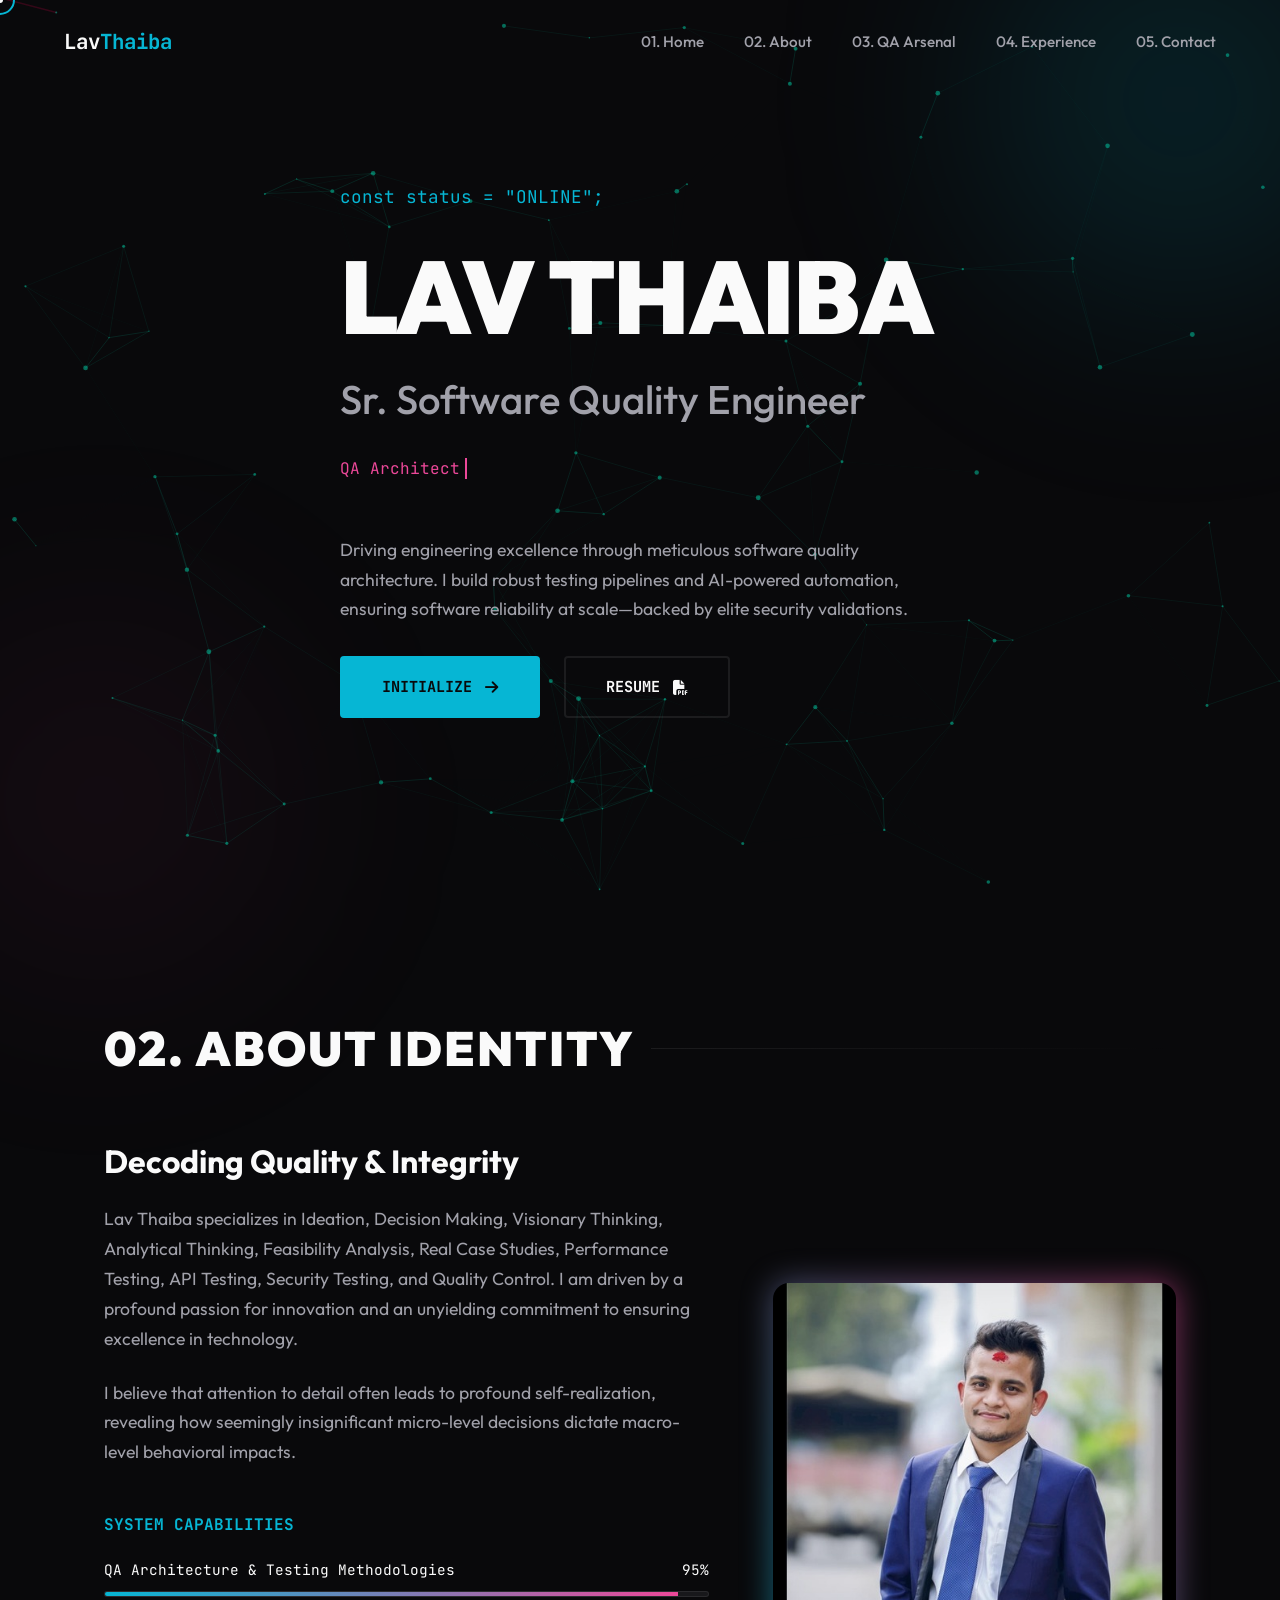
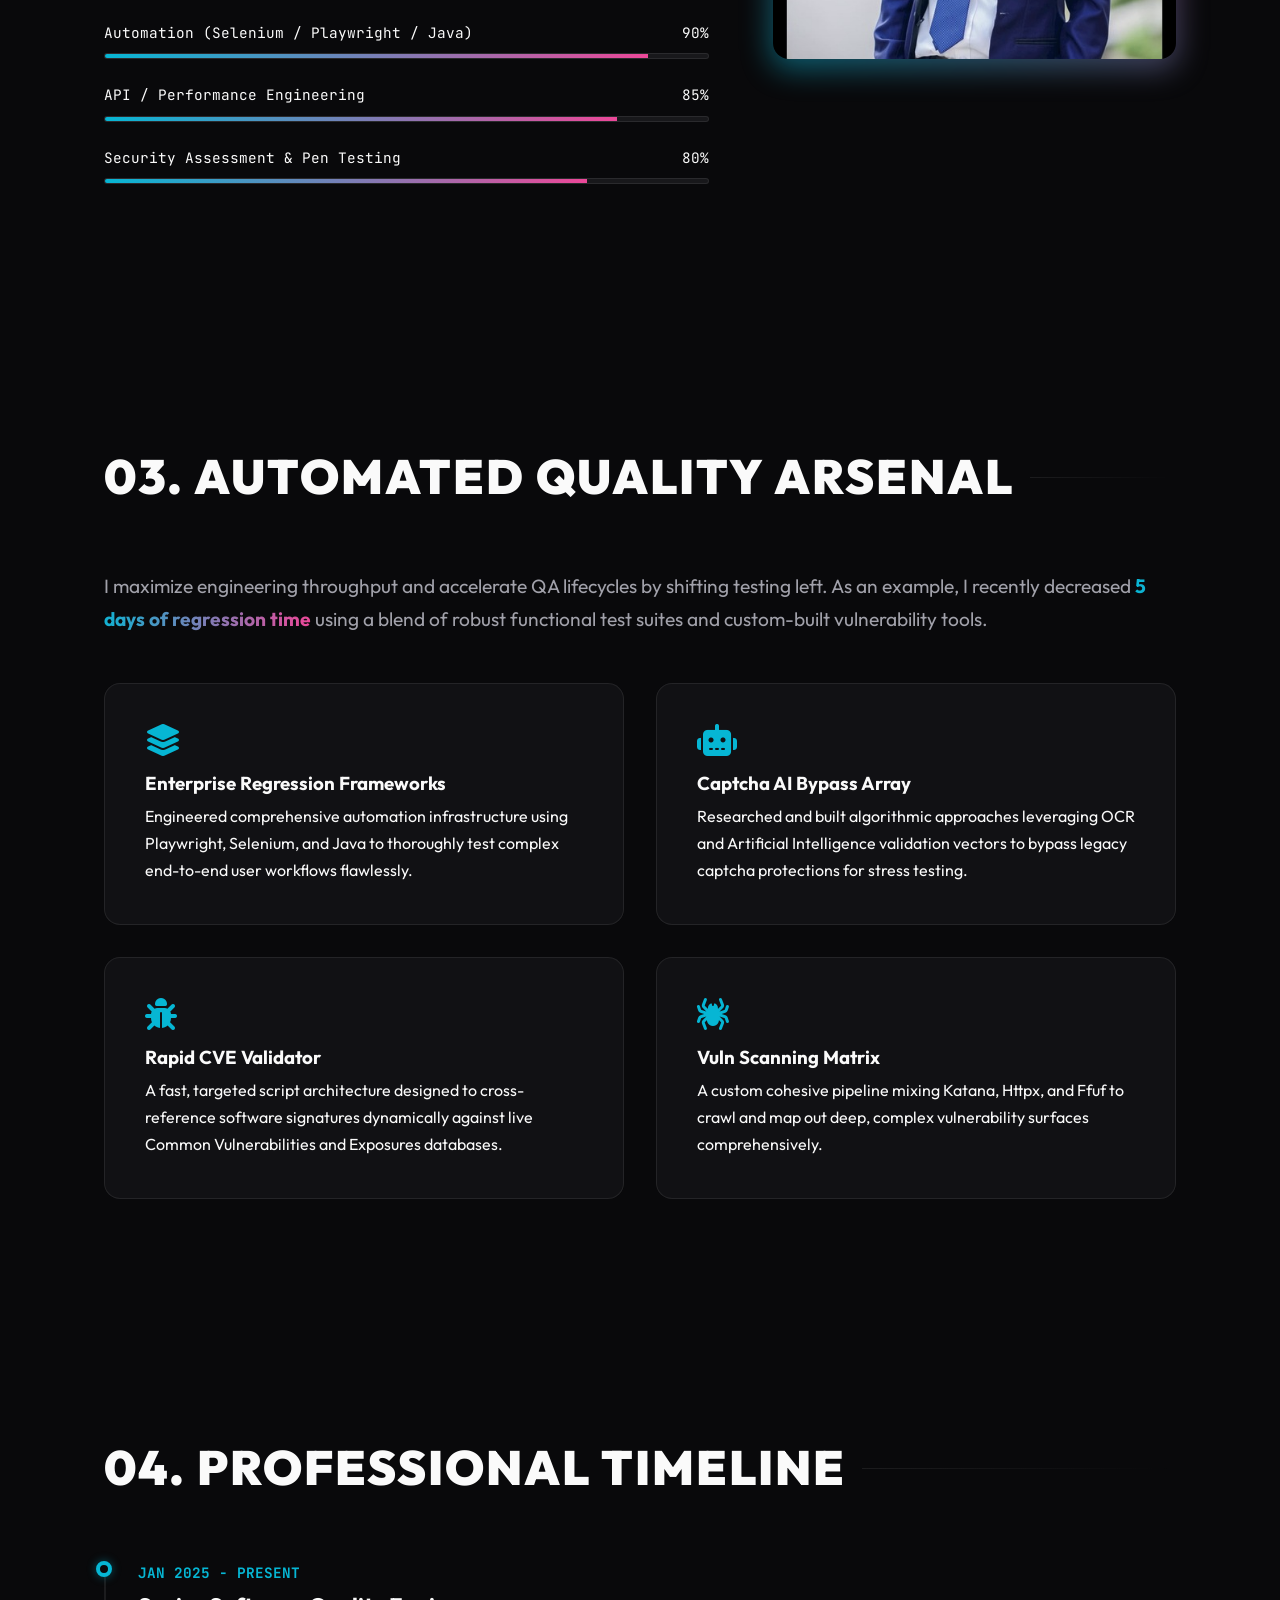
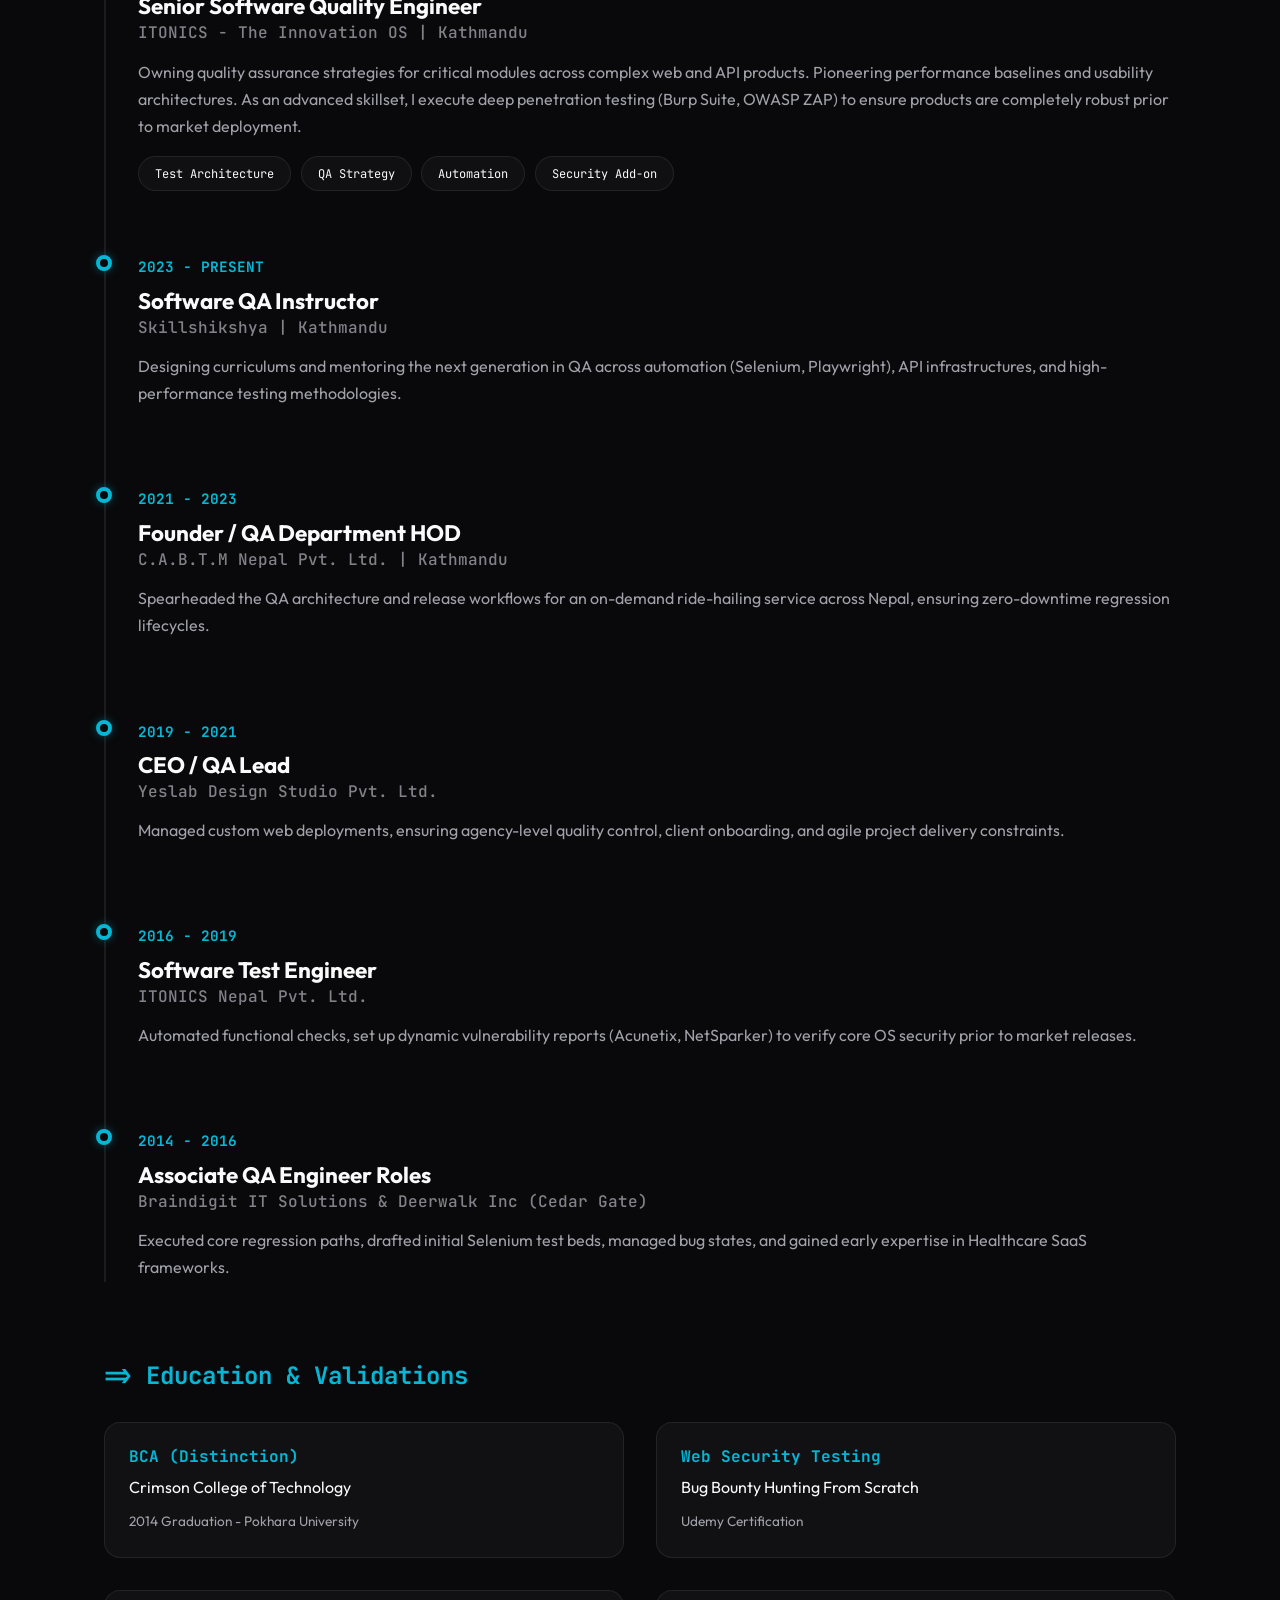
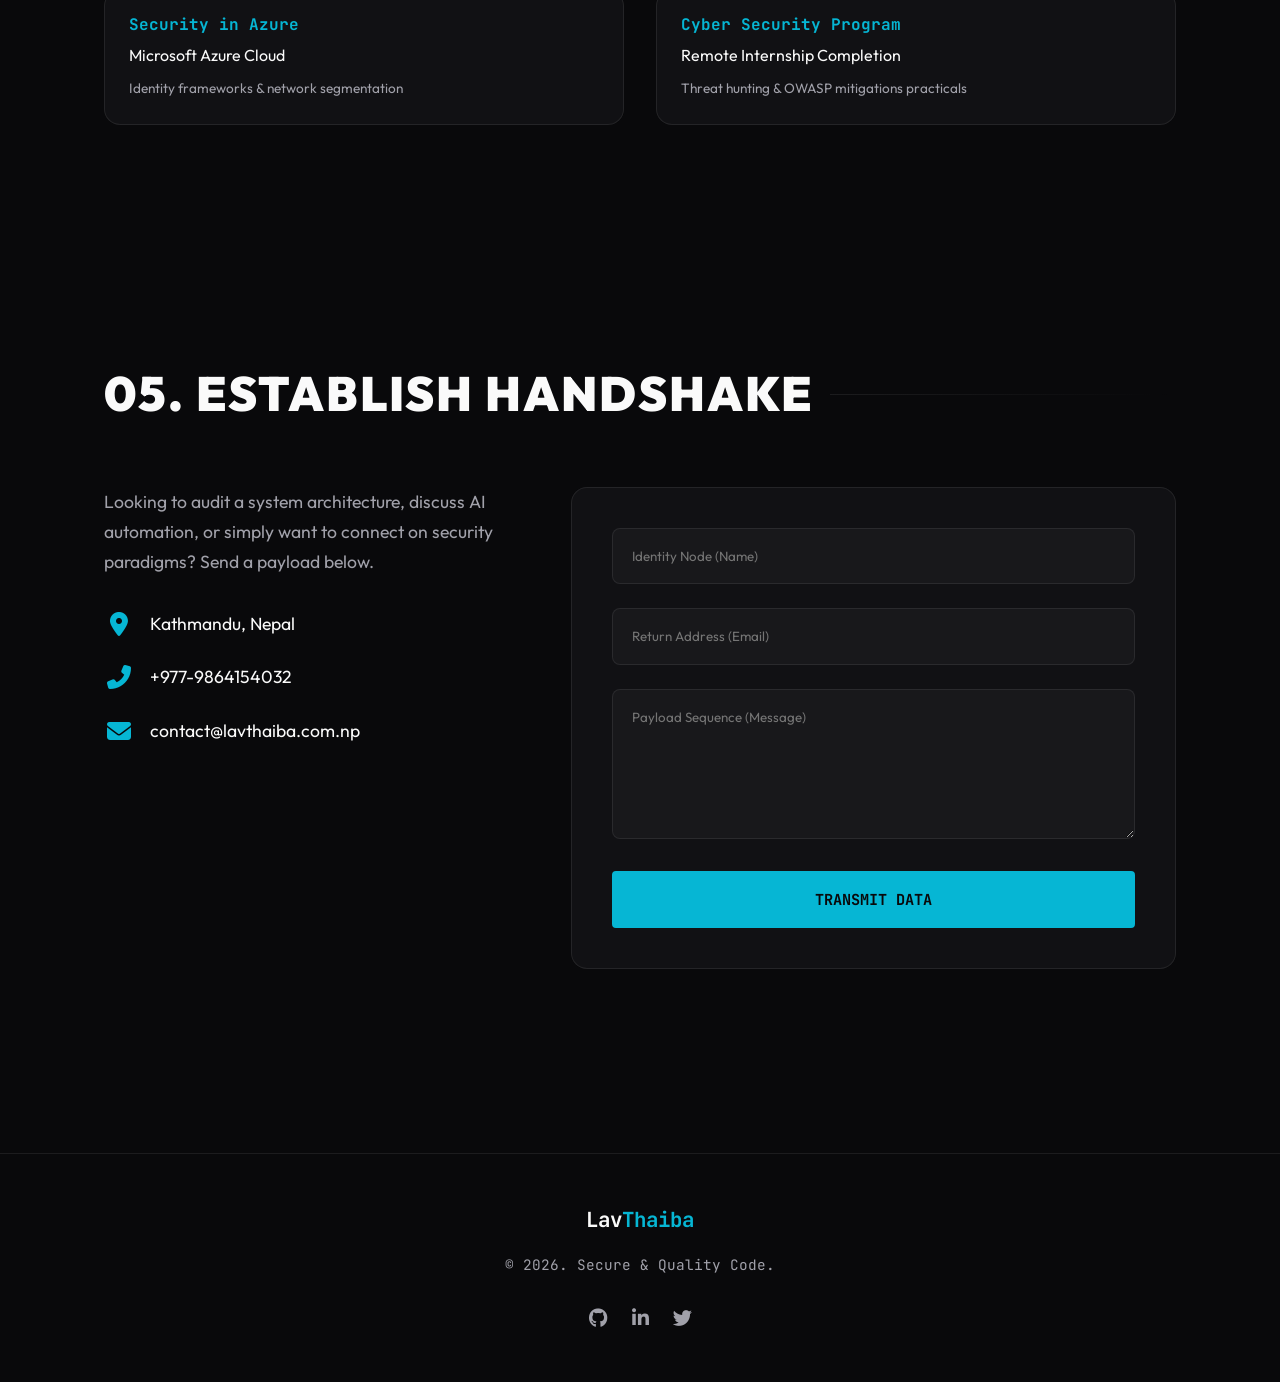
<file: index.html>
<!DOCTYPE html>
<html lang="en">

<head>
	<meta charset="UTF-8">
	<meta name="viewport" content="width=device-width, initial-scale=1.0">
	<meta http-equiv="X-UA-Compatible" content="IE=edge">

	<!-- Primary Meta Tags -->
	<title>Lav Thaiba | Sr. Software Quality Engineer | Automation Expert</title>
	<meta name="title" content="Lav Thaiba | Sr. Software Quality Engineer | Automation Expert">
	<meta name="description"
		content="Lav Thaiba's professional online portfolio showcasing 8+ years of experience in Software QA, AI-powered automation, architecture, and advanced security testing methodologies.">
	<meta name="keywords"
		content="Lav Thaiba, portfolio, Software QA, Senior QA Engineer, Test Automation, Playwright, Selenium, Security Testing, API Testing, CV">
	<meta name="author" content="Lav Thaiba">

	<!-- Open Graph / Facebook -->
	<meta property="og:type" content="website">
	<meta property="og:url" content="https://lavthaiba.com.np/">
	<meta property="og:title" content="Lav Thaiba | Sr. Software Quality Engineer">
	<meta property="og:description"
		content="Explore Lav Thaiba's portfolio: Innovating software quality, automated penetration testing, and reducing security regression constraints.">
	<meta property="og:image" content="https://lavthaiba.com.np/assets/images/about/lt-home.jpg">

	<!-- Twitter -->
	<meta property="twitter:card" content="summary_large_image">
	<meta property="twitter:url" content="https://lavthaiba.com.np/">
	<meta property="twitter:title" content="Lav Thaiba | Sr. Software Quality Engineer">
	<meta property="twitter:description"
		content="Explore Lav Thaiba's portfolio: Innovating software quality, automated penetration testing, and reducing security regression constraints.">
	<meta property="twitter:image" content="https://lavthaiba.com.np/assets/images/about/lt-home.jpg">

	<!-- Google Tag Manager -->
	<script>(function (w, d, s, l, i) {
			w[l] = w[l] || []; w[l].push({
				'gtm.start':
					new Date().getTime(), event: 'gtm.js'
			}); var f = d.getElementsByTagName(s)[0],
				j = d.createElement(s), dl = l != 'dataLayer' ? '&l=' + l : ''; j.async = true; j.src =
					'https://www.googletagmanager.com/gtm.js?id=' + i + dl; f.parentNode.insertBefore(j, f);
		})(window, document, 'script', 'dataLayer', 'GTM-WFBPQ69S');</script>
	<!-- End Google Tag Manager -->

	<!-- FontAwesome -->
	<link rel="stylesheet" href="https://cdnjs.cloudflare.com/ajax/libs/font-awesome/6.4.0/css/all.min.css">
	<link rel="stylesheet" href="assets/css/modern.css">
	<link rel="shortcut icon" type="image/icon" href="assets/logo/favicon.png" />
</head>

<body>

	<!-- Globals -->
	<div class="cursor"></div>
	<div class="cursor-dot"></div>
	<div class="bg-glow"></div>
	<div class="bg-glow-2"></div>
	<canvas id="glcanvas"></canvas>

	<nav>
		<div class="logo">Lav<span>Thaiba</span></div>
		<ul class="nav-links">
			<li><a href="#hero">01. Home</a></li>
			<li><a href="#about">02. About</a></li>
			<li><a href="#arsenal">03. QA Arsenal</a></li>
			<li><a href="#experience">04. Experience</a></li>
			<li><a href="#contact">05. Contact</a></li>
		</ul>
	</nav>

	<section id="hero">
		<div class="container">
			<div class="hero-content slide-in-left">
				<span class="hero-mono">const status = "ONLINE";</span>
				<h1>LAV THAIBA</h1>
				<h2 class="hero-subtitle">Sr. Software Quality Engineer</h2>
				<div class="typewriter-wrapper">
					<span class="typewriter"></span>
				</div>
				<p style="color: var(--text-muted); margin: 2rem 0; max-width: 600px; font-size: 1.1rem;">
					Driving engineering excellence through meticulous software quality architecture. I build robust
					testing pipelines and AI-powered automation, ensuring software reliability at scale—backed by elite
					security validations.
				</p>
				<div style="display: flex; gap: 1.5rem; margin-top: 2rem;">
					<a href="#about" class="btn">INITIALIZE <i class="fas fa-arrow-right"></i></a>
					<a href="assets/download/resume.pdf" target="_blank" class="btn btn-outline">RESUME <i
							class="fas fa-file-pdf"></i></a>
				</div>
			</div>
		</div>
	</section>

	<section id="about">
		<div class="container">
			<h2 class="section-title fade-in">02. About Identity</h2>
			<div class="about-grid">
				<div class="fade-in">
					<h3 style="font-size: 2rem; margin-bottom: 1.5rem;">Decoding Quality & Integrity</h3>
					<p style="color: var(--text-muted); margin-bottom: 1.5rem; font-size: 1.1rem;">
						Lav Thaiba specializes in Ideation, Decision Making, Visionary Thinking, Analytical Thinking,
						Feasibility Analysis, Real Case Studies, Performance Testing, API Testing, Security Testing, and
						Quality Control. I am driven by a profound passion for innovation and an unyielding commitment
						to ensuring excellence in technology.
					</p>
					<p style="color: var(--text-muted); margin-bottom: 3rem; font-size: 1.1rem;">
						I believe that attention to detail often leads to profound self-realization, revealing how
						seemingly insignificant micro-level decisions dictate macro-level behavioral impacts.
					</p>

					<h4 style="font-family: var(--font-mono); margin-bottom: 1.5rem; color: var(--accent);">SYSTEM
						CAPABILITIES</h4>
					<div class="skills-wrapper">
						<div class="skill-item">
							<div class="skill-info"><span>QA Architecture & Testing Methodologies</span><span>95%</span>
							</div>
							<div class="progress-bg">
								<div class="progress-fill" data-perc="95%"></div>
							</div>
						</div>
						<div class="skill-item">
							<div class="skill-info"><span>Automation (Selenium / Playwright /
									Java)</span><span>90%</span>
							</div>
							<div class="progress-bg">
								<div class="progress-fill" data-perc="90%"></div>
							</div>
						</div>
						<div class="skill-item">
							<div class="skill-info"><span>API / Performance Engineering</span><span>85%</span>
							</div>
							<div class="progress-bg">
								<div class="progress-fill" data-perc="85%"></div>
							</div>
						</div>
						<div class="skill-item">
							<div class="skill-info"><span>Security Assessment & Pen Testing</span><span>80%</span></div>
							<div class="progress-bg">
								<div class="progress-fill" data-perc="80%"></div>
							</div>
						</div>
					</div>
				</div>
				<div class="fade-in">
					<div class="about-img">
						<img src="assets/images/about/profile_image.jpeg"
							onerror="this.src='https://avatars.githubusercontent.com/u/23307616?v=4'" alt="Lav Thaiba">
					</div>
				</div>
			</div>
		</div>
	</section>

	<section id="arsenal">
		<div class="container">
			<h2 class="section-title fade-in">03. Automated Quality Arsenal</h2>
			<div style="margin-bottom: 3rem;" class="fade-in">
				<p style="font-size: 1.2rem; color: var(--text-muted);">
					I maximize engineering throughput and accelerate QA lifecycles by shifting testing left. As an
					example, I recently decreased <strong class="highlight">5 days of regression time</strong> using a
					blend of robust functional test suites and custom-built vulnerability tools.
				</p>
			</div>
			<div class="ed-certs mt-4">
				<div class="card fade-in">
					<i class="fas fa-layer-group"
						style="font-size: 2rem; color: var(--accent); margin-bottom: 1rem;"></i>
					<h3 style="margin-bottom: 0.5rem;">Enterprise Regression Frameworks</h3>
					<p>Engineered comprehensive automation infrastructure using Playwright, Selenium, and Java to
						thoroughly test complex end-to-end user workflows flawlessly.</p>
				</div>
				<div class="card fade-in">
					<i class="fas fa-robot" style="font-size: 2rem; color: var(--accent); margin-bottom: 1rem;"></i>
					<h3 style="margin-bottom: 0.5rem;">Captcha AI Bypass Array</h3>
					<p>Researched and built algorithmic approaches leveraging OCR and Artificial Intelligence validation
						vectors to bypass legacy captcha protections for stress testing.</p>
				</div>
				<div class="card fade-in">
					<i class="fas fa-bug" style="font-size: 2rem; color: var(--accent); margin-bottom: 1rem;"></i>
					<h3 style="margin-bottom: 0.5rem;">Rapid CVE Validator</h3>
					<p>A fast, targeted script architecture designed to cross-reference software signatures dynamically
						against live Common Vulnerabilities and Exposures databases.</p>
				</div>
				<div class="card fade-in">
					<i class="fas fa-spider" style="font-size: 2rem; color: var(--accent); margin-bottom: 1rem;"></i>
					<h3 style="margin-bottom: 0.5rem;">Vuln Scanning Matrix</h3>
					<p>A custom cohesive pipeline mixing Katana, Httpx, and Ffuf to crawl and map out deep, complex
						vulnerability surfaces comprehensively.</p>
				</div>
			</div>
		</div>
	</section>

	<section id="experience">
		<div class="container">
			<h2 class="section-title fade-in">04. Professional Timeline</h2>
			<div class="timeline fade-in">
				<!-- ITONICS -->
				<div class="timeline-item">
					<div class="timeline-dot"></div>
					<div class="timeline-date">JAN 2025 - PRESENT</div>
					<h3 class="timeline-title">Senior Software Quality Engineer</h3>
					<h4 class="timeline-subtitle">ITONICS - The Innovation OS | Kathmandu</h4>
					<p class="timeline-desc">
						Owning quality assurance strategies for critical modules across complex web and API products.
						Pioneering performance baselines and usability architectures. As an advanced skillset, I execute
						deep penetration testing (Burp Suite, OWASP ZAP) to ensure products are completely robust prior
						to market deployment.
					</p>
					<div class="tech-stack">
						<span class="tech-pill">Test Architecture</span>
						<span class="tech-pill">QA Strategy</span>
						<span class="tech-pill">Automation</span>
						<span class="tech-pill">Security Add-on</span>
					</div>
				</div>

				<!-- Skillshikshya -->
				<div class="timeline-item">
					<div class="timeline-dot"></div>
					<div class="timeline-date">2023 - PRESENT</div>
					<h3 class="timeline-title">Software QA Instructor</h3>
					<h4 class="timeline-subtitle">Skillshikshya | Kathmandu</h4>
					<p class="timeline-desc">
						Designing curriculums and mentoring the next generation in QA across automation (Selenium,
						Playwright), API infrastructures, and high-performance testing methodologies.
					</p>
				</div>

				<!-- CABTM -->
				<div class="timeline-item">
					<div class="timeline-dot"></div>
					<div class="timeline-date">2021 - 2023</div>
					<h3 class="timeline-title">Founder / QA Department HOD</h3>
					<h4 class="timeline-subtitle">C.A.B.T.M Nepal Pvt. Ltd. | Kathmandu</h4>
					<p class="timeline-desc">
						Spearheaded the QA architecture and release workflows for an on-demand ride-hailing service
						across Nepal, ensuring zero-downtime regression lifecycles.
					</p>
				</div>

				<!-- Yeslab -->
				<div class="timeline-item">
					<div class="timeline-dot"></div>
					<div class="timeline-date">2019 - 2021</div>
					<h3 class="timeline-title">CEO / QA Lead</h3>
					<h4 class="timeline-subtitle">Yeslab Design Studio Pvt. Ltd.</h4>
					<p class="timeline-desc">Managed custom web deployments, ensuring agency-level quality control,
						client onboarding, and agile project delivery constraints.</p>
				</div>

				<!-- ITONICS Past -->
				<div class="timeline-item">
					<div class="timeline-dot"></div>
					<div class="timeline-date">2016 - 2019</div>
					<h3 class="timeline-title">Software Test Engineer</h3>
					<h4 class="timeline-subtitle">ITONICS Nepal Pvt. Ltd.</h4>
					<p class="timeline-desc">Automated functional checks, set up dynamic vulnerability reports
						(Acunetix, NetSparker) to verify core OS security prior to market releases.</p>
				</div>

				<!-- Braindigit & Deerwalk -->
				<div class="timeline-item">
					<div class="timeline-dot"></div>
					<div class="timeline-date">2014 - 2016</div>
					<h3 class="timeline-title">Associate QA Engineer Roles</h3>
					<h4 class="timeline-subtitle">Braindigit IT Solutions & Deerwalk Inc (Cedar Gate)</h4>
					<p class="timeline-desc">Executed core regression paths, drafted initial Selenium test beds, managed
						bug states, and gained early expertise in Healthcare SaaS frameworks.</p>
				</div>
			</div>

			<!-- Ed & Certs -->
			<div style="margin-top: 5rem;" class="fade-in">
				<h3
					style="font-family: var(--font-mono); font-size: 1.5rem; margin-bottom: 2rem; color: var(--accent);">
					=> Education & Validations</h3>
				<div class="ed-certs">
					<div class="card" style="padding: 1.5rem;">
						<h4 style="font-weight: 700; color: var(--accent); font-family: var(--font-mono);">BCA
							(Distinction)</h4>
						<p style="color: var(--text-main); margin: 0.5rem 0;">Crimson College of Technology</p>
						<p style="font-size: 0.85rem; color: var(--text-muted);">2014 Graduation - Pokhara University
						</p>
					</div>
					<div class="card" style="padding: 1.5rem;">
						<h4 style="font-weight: 700; color: var(--accent); font-family: var(--font-mono);">Web Security
							Testing</h4>
						<p style="color: var(--text-main); margin: 0.5rem 0;">Bug Bounty Hunting From Scratch</p>
						<p style="font-size: 0.85rem; color: var(--text-muted);">Udemy Certification</p>
					</div>
					<div class="card" style="padding: 1.5rem;">
						<h4 style="font-weight: 700; color: var(--accent); font-family: var(--font-mono);">Security in
							Azure</h4>
						<p style="color: var(--text-main); margin: 0.5rem 0;">Microsoft Azure Cloud</p>
						<p style="font-size: 0.85rem; color: var(--text-muted);">Identity frameworks & network
							segmentation</p>
					</div>
					<div class="card" style="padding: 1.5rem;">
						<h4 style="font-weight: 700; color: var(--accent); font-family: var(--font-mono);">Cyber
							Security Program</h4>
						<p style="color: var(--text-main); margin: 0.5rem 0;">Remote Internship Completion</p>
						<p style="font-size: 0.85rem; color: var(--text-muted);">Threat hunting & OWASP mitigations
							practicals</p>
					</div>
				</div>
			</div>
		</div>
	</section>

	<section id="contact">
		<div class="container">
			<h2 class="section-title fade-in">05. Establish Handshake</h2>
			<div class="contact-grid">
				<div class="contact-info slide-in-left">
					<p style="color: var(--text-muted); font-size: 1.1rem; margin-bottom: 2rem;">
						Looking to audit a system architecture, discuss AI automation, or simply want to connect on
						security paradigms? Send a payload below.
					</p>
					<div><i class="fas fa-map-marker-alt"></i> Kathmandu, Nepal</div>
					<div><i class="fas fa-phone-alt"></i> +977-9864154032</div>
					<div><i class="fas fa-envelope"></i> contact@lavthaiba.com.np</div>
				</div>
				<div class="card slide-in-right">
					<form onsubmit="alert('Data Encrypted. Transmission successful.'); return false;">
						<div class="input-group">
							<input type="text" placeholder="Identity Node (Name)" required>
						</div>
						<div class="input-group">
							<input type="email" placeholder="Return Address (Email)" required>
						</div>
						<div class="input-group">
							<textarea placeholder="Payload Sequence (Message)" required></textarea>
						</div>
						<button type="submit" class="btn" style="width: 100%;">TRANSMIT DATA</button>
					</form>
				</div>
			</div>
		</div>
	</section>

	<footer style="padding: 3rem 0; text-align: center; border-top: 1px solid var(--border); margin-top: 4rem;">
		<div class="container">
			<div class="logo" style="margin-bottom: 1rem;">Lav<span>Thaiba</span></div>
			<p style="color: var(--text-muted); font-family: var(--font-mono); font-size: 0.9rem;">&copy; 2026. Secure &
				Quality Code.</p>
			<div style="display: flex; justify-content: center; gap: 1.5rem; margin-top: 1.5rem;">
				<a href="https://github.com/lavthaiba" target="_blank"
					style="color: var(--text-muted); font-size: 1.2rem; transition: color 0.3s;"
					onmouseover="this.style.color='var(--accent)'" onmouseout="this.style.color='var(--text-muted)'"><i
						class="fab fa-github"></i></a>
				<a href="https://www.linkedin.com/in/lavthaiba/" target="_blank"
					style="color: var(--text-muted); font-size: 1.2rem; transition: color 0.3s;"
					onmouseover="this.style.color='var(--accent)'" onmouseout="this.style.color='var(--text-muted)'"><i
						class="fab fa-linkedin-in"></i></a>
				<a href="https://twitter.com/lavthaiba" target="_blank"
					style="color: var(--text-muted); font-size: 1.2rem; transition: color 0.3s;"
					onmouseover="this.style.color='var(--accent)'" onmouseout="this.style.color='var(--text-muted)'"><i
						class="fab fa-twitter"></i></a>
			</div>
		</div>
	</footer>

	<script src="assets/js/modern.js"></script>
</body>

</html>
</file>
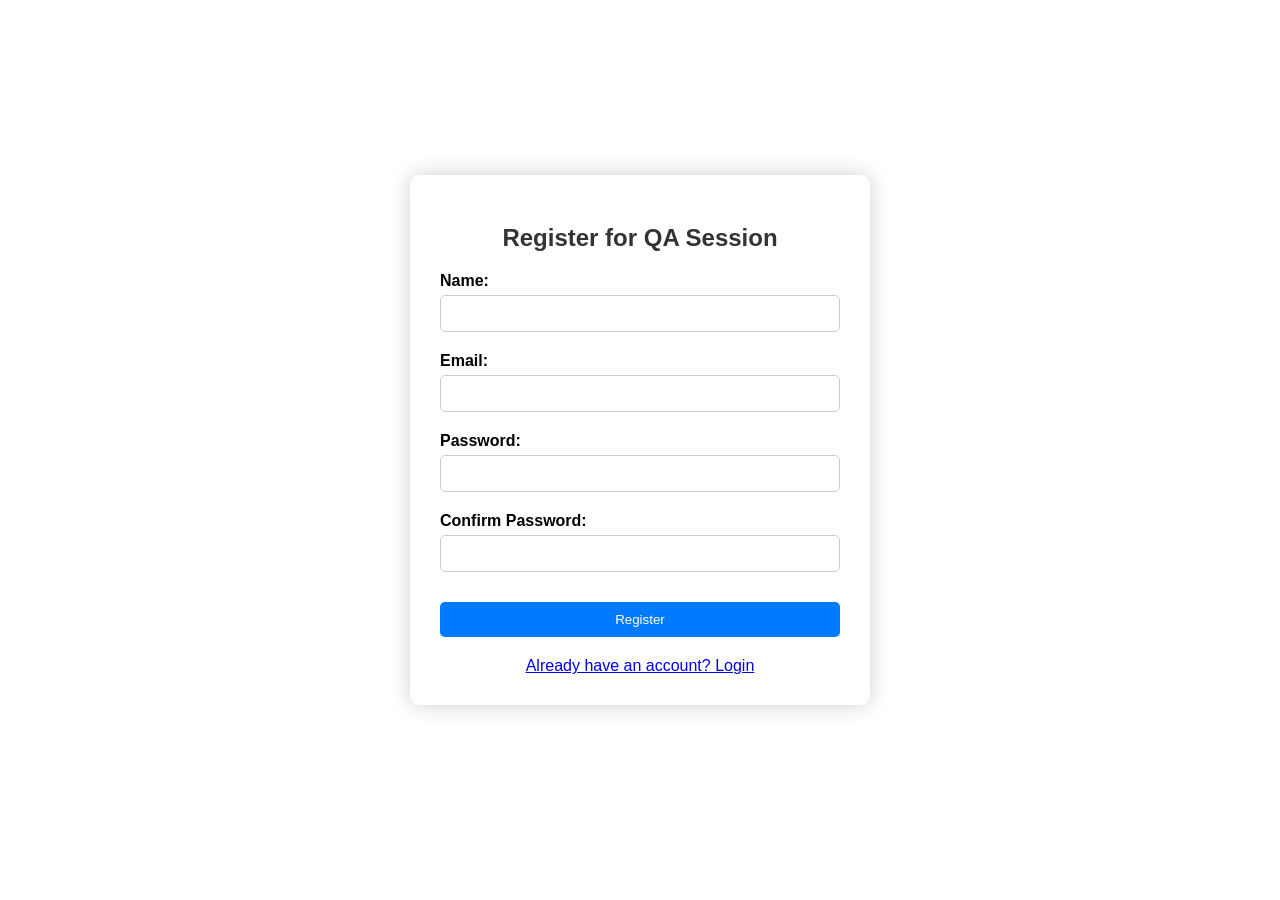
<file: FormExercise.html>
<!DOCTYPE html>
<html xmlns:mso="urn:schemas-microsoft-com:office:office" xmlns:msdt="uuid:C2F41010-65B3-11d1-A29F-00AA00C14882">
<head>
<meta charset="UTF-8">
<meta name="viewport" content="width=device-width, initial-scale=1.0">
<title>Form Exercise</title>
<link rel="stylesheet" href="https://cdnjs.cloudflare.com/ajax/libs/font-awesome/5.15.4/css/all.min.css">
<style>
    body {
        font-family: Arial, sans-serif;
        margin: 0;
        padding: 0;
        display: flex;
        justify-content: center;
        align-items: center;
        height: 100vh;
        background-image: url('https://p0.pikist.com/photos/479/527/background-gradation-geomatri-form-blue-the-formation-of-design-decor-decorative.jpg'); /* Replace this with your image URL */
        background-size: cover;
    }
    .container {
        width: 400px;
        background-color: rgba(255, 255, 255, 0.8);
        border-radius: 10px;
        padding: 30px;
        box-shadow: 0 0 20px rgba(0, 0, 0, 0.2);
        margin-bottom: 20px;
    }
    .container h2 {
        text-align: center;
        color: #333;
        margin-bottom: 20px;
    }
    .form-group {
        margin-bottom: 20px;
    }
    .form-group label {
        display: block;
        font-weight: bold;
        margin-bottom: 5px;
    }
    .form-group input {
        width: calc(100% - 22px);
        padding: 10px;
        border: 1px solid #ccc;
        border-radius: 5px;
    }
    .btn {
        width: 100%;
        padding: 10px 20px;
        background-color: #007bff;
        color: #fff;
        border: none;
        border-radius: 5px;
        cursor: pointer;
        margin-top: 10px;
    }
    .btn:hover {
        background-color: #0056b3;
    }
    .error {
        color: red;
        font-size: 0.8em;
        margin-top: 5px;
    }
    .success {
        color: green;
        font-size: 0.8em;
        margin-top: 10px;
        text-align: center;
        display: none;
    }
    #display-values {
        margin-top: 20px;
    }
    .login-link {
        text-align: center;
        margin-top: 20px;
    }
    .back-button {
        text-align: center;
        margin-bottom: 20px;
        margin-top: 30px;
    }
</style>

<!--[if gte mso 9]><xml>
<mso:CustomDocumentProperties>
<mso:display_urn_x003a_schemas-microsoft-com_x003a_office_x003a_office_x0023_SharedWithUsers msdt:dt="string">Quality Assurannce -01 Vrit Technologies Members</mso:display_urn_x003a_schemas-microsoft-com_x003a_office_x003a_office_x0023_SharedWithUsers>
<mso:SharedWithUsers msdt:dt="string">7;#Quality Assurannce -01 Vrit Technologies Members</mso:SharedWithUsers>
</mso:CustomDocumentProperties>
</xml><![endif]-->
</head>
<body>
<div class="container" id="register-container">
    <h2>Register for QA Session</h2>
    <form id="register-form">
        <div class="form-group">
            <label for="name">Name:</label>
            <input type="text" id="name" name="name" required>
        </div>
        <div class="form-group">
            <label for="email">Email:</label>
            <input type="text" id="email" name="email" required>
            <span id="email-error" class="error"></span>
        </div>
        <div class="form-group">
            <label for="password">Password:</label>
            <input type="password" id="password" name="password" required>
            <span id="password-error" class="error"></span>
        </div>
        <div class="form-group">
            <label for="confirm-password">Confirm Password:</label>
            <input type="password" id="confirm-password" name="confirm-password" required>
            <span id="password-match-error" class="error"></span>
        </div>
        <button type="button" class="btn" id="register-btn">Register</button>
    </form>
    <div id="success-message" class="success"></div>
    <div id="display-values"></div>
    <div class="login-link">
        <a href="#" id="login-link">Already have an account? Login</a>
    </div>
</div>

<div class="container" id="login-container" style="display:none;">
    <h2>Login</h2>
    <form id="login-form">
        <div class="form-group">
            <label for="login-email">Email:</label>
            <input type="text" id="login-email" name="login-email" required>
            <span id="login-email-error" class="error"></span>
        </div>
        <div class="form-group">
            <label for="login-password">Password:</label>
            <input type="password" id="login-password" name="login-password" required>
            <span id="login-password-error" class="error"></span>
        </div>
        <button type="button" class="btn" id="login-btn">Login</button>
    </form>
    <div id="login-success-message" class="success"></div>
    <div id="login-display-values"></div>
    <div class="back-button">
        <a href="#" id="back-to-register">Back to Register</a>
    </div>
</div>

<script>
    document.addEventListener('DOMContentLoaded', function() {
        var registeredEmail = localStorage.getItem('registeredEmail');
        if (registeredEmail) {
            document.getElementById('email').value = registeredEmail;
        }
    });

    document.getElementById('register-btn').addEventListener('click', function(event) {
        var name = document.getElementById('name').value;
        var email = document.getElementById('email').value;
        var password = document.getElementById('password').value;
        var confirmPassword = document.getElementById('confirm-password').value;
        var emailError = document.getElementById('email-error');
        var passwordError = document.getElementById('password-error');
        var passwordMatchError = document.getElementById('password-match-error');
        var container = document.querySelector('.container');
        var successMessage = document.getElementById('success-message');
        var displayValues = document.getElementById('display-values');

        emailError.textContent = '';
        passwordError.textContent = '';
        passwordMatchError.textContent = '';

        if (!/^[^\s@]+@[^\s@]+\.[^\s@]+$/.test(email)) {
            emailError.textContent = 'Please enter a valid email address';
            return;
        } else if (localStorage.getItem('registeredEmail') === email) {
            emailError.textContent = 'Email already registered';
            return;
        }

        if (password.length < 8) {
            passwordError.textContent = 'Password must be at least 8 characters long';
            return;
        }

        if (password !== confirmPassword) {
            passwordMatchError.textContent = 'Passwords do not match';
            return;
        }

        localStorage.setItem('registeredEmail', email);
        localStorage.setItem('registeredPassword', password);

        successMessage.textContent = 'Registration successful';
        successMessage.style.display = 'block';

        displayValues.innerHTML = '<p>Name: ' + name + '</p>' +
                                  '<p>Email: ' + email + '</p>' +
                                  '<p>Password: ' + password + '</p>';
        displayValues.style.display = 'block';

        document.getElementById('register-form').reset();
        document.getElementById('email').value = ''; // Clear email value

        setTimeout(function() {
            location.reload();
        }, 200000);
    });

    document.getElementById('login-link').addEventListener('click', function(event) {
        document.getElementById('login-container').style.display = 'block';
        document.getElementById('register-container').style.display = 'none';
    });

    document.getElementById('back-to-register').addEventListener('click', function(event) {
        document.getElementById('login-container').style.display = 'none';
        document.getElementById('register-container').style.display = 'block';
    });

    document.getElementById('login-btn').addEventListener('click', function(event) {
        var loginEmail = document.getElementById('login-email').value;
        var loginPassword = document.getElementById('login-password').value;
        var loginEmailError = document.getElementById('login-email-error');
        var loginPasswordError = document.getElementById('login-password-error');
        var loginContainer = document.getElementById('login-container');
        var loginSuccessMessage = document.getElementById('login-success-message');
        var loginDisplayValues = document.getElementById('login-display-values');

        loginEmailError.textContent = '';
        loginPasswordError.textContent = '';

        var registeredEmail = localStorage.getItem('registeredEmail');
        var registeredPassword = localStorage.getItem('registeredPassword');

        if (loginEmail !== registeredEmail) {
            loginEmailError.textContent = 'Email not registered';
            return;
        }

        if (loginPassword !== registeredPassword) {
            loginPasswordError.textContent = 'Incorrect password';
            return;
        }

        loginSuccessMessage.textContent = 'Login successful';
        loginSuccessMessage.style.display = 'block';

        loginDisplayValues.innerHTML = '<p>Email: ' + loginEmail + '</p>';
        loginDisplayValues.style.display = 'block';

        document.getElementById('login-form').reset();
        

        setTimeout(function() {
            location.reload();
        }, 200000);
    });
    
    window.onload = function() {
		document.getElementById('register-form').reset();
		document.getElementById('login-form').reset();
		document.getElementById('email').value = ''; // Clear email value
	};
</script>

</body>
</html>
</file>
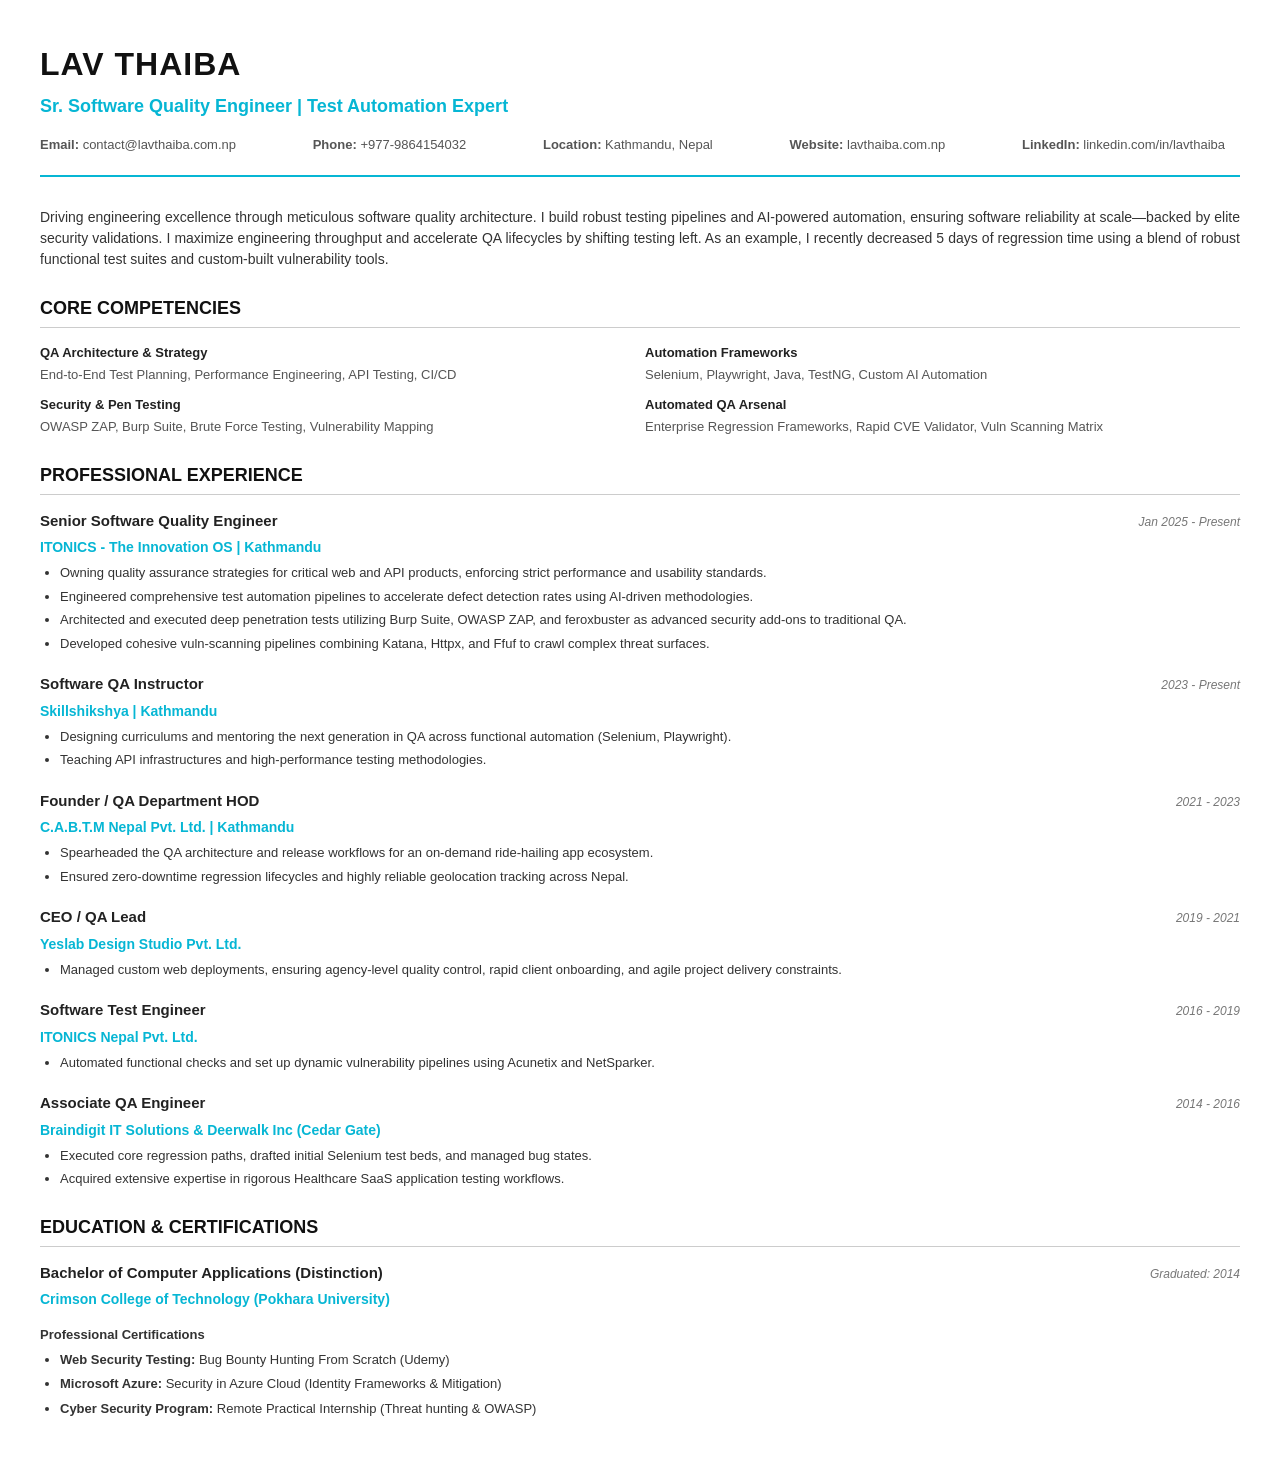
<file: resume.html>
<!DOCTYPE html>
<html lang="en">

<head>
    <meta charset="UTF-8">
    <title>Lav Thaiba - Resume</title>
    <style>
        body {
            font-family: 'Helvetica Neue', Helvetica, Arial, sans-serif;
            color: #333;
            line-height: 1.5;
            margin: 0;
            padding: 40px;
        }

        header {
            border-bottom: 2px solid #06b6d4;
            padding-bottom: 20px;
            margin-bottom: 30px;
        }

        h1 {
            font-size: 32px;
            margin: 0 0 5px 0;
            color: #111;
            letter-spacing: 1px;
            text-transform: uppercase;
        }

        .subtitle {
            font-size: 18px;
            color: #06b6d4;
            font-weight: bold;
            margin: 0 0 15px 0;
        }

        .contact-info {
            font-size: 13px;
            color: #555;
            display: flex;
            justify-content: space-between;
        }

        .contact-info span {
            padding-right: 15px;
        }

        h2 {
            font-size: 18px;
            color: #111;
            text-transform: uppercase;
            border-bottom: 1px solid #ccc;
            padding-bottom: 5px;
            margin-top: 25px;
            margin-bottom: 15px;
        }

        .summary {
            font-size: 14px;
            text-align: justify;
            margin-bottom: 20px;
        }

        .section-content {
            font-size: 13px;
        }

        .job {
            margin-bottom: 20px;
            page-break-inside: avoid;
        }

        .job-header {
            display: flex;
            justify-content: space-between;
            align-items: baseline;
            margin-bottom: 5px;
        }

        .job-title {
            font-size: 15px;
            font-weight: bold;
            color: #222;
        }

        .job-company {
            font-size: 14px;
            font-weight: bold;
            color: #06b6d4;
        }

        .job-date {
            font-size: 12px;
            font-style: italic;
            color: #777;
        }

        .job ul {
            margin: 5px 0 0 0;
            padding-left: 20px;
        }

        .job li {
            margin-bottom: 4px;
            text-align: justify;
        }

        .skills-grid {
            display: grid;
            grid-template-columns: 1fr 1fr;
            gap: 10px;
            margin-bottom: 10px;
        }

        .skill-item h4 {
            margin: 0 0 3px 0;
            font-size: 13px;
            color: #222;
        }

        .skill-item p {
            margin: 0;
            color: #555;
        }

        .cert-list {
            margin: 0;
            padding-left: 20px;
        }

        .cert-list li {
            margin-bottom: 5px;
        }

        .highlight-text {
            font-weight: bold;
            color: #06b6d4;
        }
    </style>
</head>

<body>

    <header>
        <h1>Lav Thaiba</h1>
        <div class="subtitle">Sr. Software Quality Engineer | Test Automation Expert</div>
        <div class="contact-info">
            <span><strong>Email:</strong> contact@lavthaiba.com.np</span>
            <span><strong>Phone:</strong> +977-9864154032</span>
            <span><strong>Location:</strong> Kathmandu, Nepal</span>
            <span><strong>Website:</strong> lavthaiba.com.np</span>
            <span><strong>LinkedIn:</strong> linkedin.com/in/lavthaiba</span>
        </div>
    </header>

    <div class="summary">
        Driving engineering excellence through meticulous software quality architecture. I build robust testing
        pipelines and AI-powered automation, ensuring software reliability at scale—backed by elite security
        validations. I maximize engineering throughput and accelerate QA lifecycles by shifting testing left. As an
        example, I recently decreased 5 days of regression time using a blend of robust functional test suites and
        custom-built vulnerability tools.
    </div>

    <h2>Core Competencies</h2>
    <div class="section-content skills-grid">
        <div class="skill-item">
            <h4>QA Architecture & Strategy</h4>
            <p>End-to-End Test Planning, Performance Engineering, API Testing, CI/CD</p>
        </div>
        <div class="skill-item">
            <h4>Automation Frameworks</h4>
            <p>Selenium, Playwright, Java, TestNG, Custom AI Automation</p>
        </div>
        <div class="skill-item">
            <h4>Security & Pen Testing</h4>
            <p>OWASP ZAP, Burp Suite, Brute Force Testing, Vulnerability Mapping</p>
        </div>
        <div class="skill-item">
            <h4>Automated QA Arsenal</h4>
            <p>Enterprise Regression Frameworks, Rapid CVE Validator, Vuln Scanning Matrix</p>
        </div>
    </div>

    <h2>Professional Experience</h2>
    <div class="section-content">

        <div class="job">
            <div class="job-header">
                <div>
                    <span class="job-title">Senior Software Quality Engineer</span>
                </div>
                <span class="job-date">Jan 2025 - Present</span>
            </div>
            <div class="job-company">ITONICS - The Innovation OS | Kathmandu</div>
            <ul>
                <li>Owning quality assurance strategies for critical web and API products, enforcing strict performance
                    and usability standards.</li>
                <li>Engineered comprehensive test automation pipelines to accelerate defect detection rates using
                    AI-driven methodologies.</li>
                <li>Architected and executed deep penetration tests utilizing Burp Suite, OWASP ZAP, and feroxbuster as
                    advanced security add-ons to traditional QA.</li>
                <li>Developed cohesive vuln-scanning pipelines combining Katana, Httpx, and Ffuf to crawl complex threat
                    surfaces.</li>
            </ul>
        </div>

        <div class="job">
            <div class="job-header">
                <div>
                    <span class="job-title">Software QA Instructor</span>
                </div>
                <span class="job-date">2023 - Present</span>
            </div>
            <div class="job-company">Skillshikshya | Kathmandu</div>
            <ul>
                <li>Designing curriculums and mentoring the next generation in QA across functional automation
                    (Selenium, Playwright).</li>
                <li>Teaching API infrastructures and high-performance testing methodologies.</li>
            </ul>
        </div>

        <div class="job">
            <div class="job-header">
                <div>
                    <span class="job-title">Founder / QA Department HOD</span>
                </div>
                <span class="job-date">2021 - 2023</span>
            </div>
            <div class="job-company">C.A.B.T.M Nepal Pvt. Ltd. | Kathmandu</div>
            <ul>
                <li>Spearheaded the QA architecture and release workflows for an on-demand ride-hailing app ecosystem.
                </li>
                <li>Ensured zero-downtime regression lifecycles and highly reliable geolocation tracking across Nepal.
                </li>
            </ul>
        </div>

        <div class="job">
            <div class="job-header">
                <div>
                    <span class="job-title">CEO / QA Lead</span>
                </div>
                <span class="job-date">2019 - 2021</span>
            </div>
            <div class="job-company">Yeslab Design Studio Pvt. Ltd.</div>
            <ul>
                <li>Managed custom web deployments, ensuring agency-level quality control, rapid client onboarding, and
                    agile project delivery constraints.</li>
            </ul>
        </div>

        <div class="job">
            <div class="job-header">
                <div>
                    <span class="job-title">Software Test Engineer</span>
                </div>
                <span class="job-date">2016 - 2019</span>
            </div>
            <div class="job-company">ITONICS Nepal Pvt. Ltd.</div>
            <ul>
                <li>Automated functional checks and set up dynamic vulnerability pipelines using Acunetix and
                    NetSparker.</li>
            </ul>
        </div>

        <div class="job">
            <div class="job-header">
                <div>
                    <span class="job-title">Associate QA Engineer</span>
                </div>
                <span class="job-date">2014 - 2016</span>
            </div>
            <div class="job-company">Braindigit IT Solutions & Deerwalk Inc (Cedar Gate)</div>
            <ul>
                <li>Executed core regression paths, drafted initial Selenium test beds, and managed bug states.</li>
                <li>Acquired extensive expertise in rigorous Healthcare SaaS application testing workflows.</li>
            </ul>
        </div>

    </div>

    <h2>Education & Certifications</h2>
    <div class="section-content">
        <div class="job" style="margin-bottom: 10px;">
            <div class="job-header">
                <div>
                    <span class="job-title">Bachelor of Computer Applications (Distinction)</span>
                </div>
                <span class="job-date">Graduated: 2014</span>
            </div>
            <div class="job-company">Crimson College of Technology (Pokhara University)</div>
        </div>

        <h4 style="margin: 15px 0 5px 0;">Professional Certifications</h4>
        <ul class="cert-list">
            <li><strong>Web Security Testing:</strong> Bug Bounty Hunting From Scratch (Udemy)</li>
            <li><strong>Microsoft Azure:</strong> Security in Azure Cloud (Identity Frameworks & Mitigation)</li>
            <li><strong>Cyber Security Program:</strong> Remote Practical Internship (Threat hunting & OWASP)</li>
        </ul>
    </div>

</body>

</html>
</file>
<file: assets/css/modern.css>
@import url('https://fonts.googleapis.com/css2?family=Outfit:wght@300;400;500;700;900&family=JetBrains+Mono:wght@400;700&display=swap');

:root {
  --bg: #09090b;
  --bg-surface: rgba(24, 24, 27, 0.6);
  --bg-surface-solid: #18181b;
  --text-main: #fafafa;
  --text-muted: #a1a1aa;
  --accent: #06b6d4;
  /* Cyan */
  --accent-secondary: #ec4899;
  /* Pink */
  --accent-glow: rgba(6, 182, 212, 0.4);
  --border: rgba(255, 255, 255, 0.08);
  --font-sans: 'Outfit', sans-serif;
  --font-mono: 'JetBrains Mono', monospace;
}

* {
  margin: 0;
  padding: 0;
  box-sizing: border-box;
  scroll-behavior: smooth;
}

body {
  background-color: var(--bg);
  color: var(--text-main);
  font-family: var(--font-sans);
  line-height: 1.7;
  overflow-x: hidden;
  cursor: none;
}

/* Background Gradients */
.bg-glow {
  position: fixed;
  width: 600px;
  height: 600px;
  background: radial-gradient(circle, var(--accent-glow) 0%, transparent 70%);
  top: -200px;
  right: -200px;
  filter: blur(100px);
  opacity: 0.5;
  z-index: -2;
  pointer-events: none;
}

.bg-glow-2 {
  position: fixed;
  width: 600px;
  height: 600px;
  background: radial-gradient(circle, rgba(236, 72, 153, 0.15) 0%, transparent 70%);
  bottom: -200px;
  left: -200px;
  filter: blur(100px);
  opacity: 0.5;
  z-index: -2;
  pointer-events: none;
}

#glcanvas {
  position: fixed;
  top: 0;
  left: 0;
  width: 100vw;
  height: 100vh;
  z-index: -1;
}

/* Custom Cursor */
.cursor {
  position: fixed;
  top: 0;
  left: 0;
  width: 30px;
  height: 30px;
  border: 2px solid var(--accent);
  border-radius: 50%;
  pointer-events: none;
  transform: translate(-50%, -50%);
  transition: width 0.3s, height 0.3s, background-color 0.3s;
  z-index: 9999;
}

.cursor-dot {
  position: fixed;
  top: 0;
  left: 0;
  width: 6px;
  height: 6px;
  background: var(--text-main);
  border-radius: 50%;
  pointer-events: none;
  transform: translate(-50%, -50%);
  transition: transform 0.2s;
  z-index: 10000;
}

/* Navbar */
nav {
  position: fixed;
  top: 0;
  width: 100%;
  padding: 1.5rem 5%;
  display: flex;
  justify-content: space-between;
  align-items: center;
  z-index: 1000;
  transition: all 0.4s ease;
  border-bottom: 1px solid transparent;
}

nav.scrolled {
  padding: 1rem 5%;
  background: rgba(9, 9, 11, 0.85);
  backdrop-filter: blur(12px);
  border-bottom: 1px solid var(--border);
}

.logo {
  font-family: var(--font-mono);
  font-weight: 700;
  font-size: 1.3rem;
  color: var(--text-main);
}

.logo span {
  color: var(--accent);
}

.nav-links {
  display: flex;
  gap: 2.5rem;
  list-style: none;
}

.nav-links a {
  color: var(--text-muted);
  text-decoration: none;
  font-size: 0.95rem;
  font-weight: 500;
  transition: color 0.3s;
  position: relative;
}

.nav-links a:hover {
  color: var(--text-main);
}

.nav-links a::after {
  content: '';
  position: absolute;
  width: 0;
  height: 2px;
  bottom: -5px;
  left: 0;
  background: var(--accent);
  transition: width 0.3s;
}

.nav-links a:hover::after {
  width: 100%;
}

/* Layout & Typography */
.container {
  max-width: 1200px;
  margin: 0 auto;
  padding: 0 5%;
}

section {
  padding: 120px 0;
  position: relative;
}

h1,
h2,
h3,
h4 {
  color: var(--text-main);
  line-height: 1.2;
}

.section-title {
  font-size: 3rem;
  font-weight: 900;
  margin-bottom: 4rem;
  text-transform: uppercase;
  letter-spacing: 2px;
  display: flex;
  align-items: center;
  gap: 1rem;
}

.section-title::after {
  content: '';
  flex: 1;
  height: 1px;
  background: linear-gradient(90deg, var(--border), transparent);
}

.highlight {
  background: linear-gradient(90deg, var(--accent), var(--accent-secondary));
  -webkit-background-clip: text;
  -webkit-text-fill-color: transparent;
}

/* Hero Section */
#hero {
  height: 100vh;
  display: flex;
  align-items: center;
}

.hero-content {
  max-width: 800px;
}

.hero-mono {
  font-family: var(--font-mono);
  color: var(--accent);
  font-size: 1.1rem;
  margin-bottom: 1.5rem;
  display: block;
}

.hero-content h1 {
  font-size: clamp(3.5rem, 8vw, 6.5rem);
  font-weight: 900;
  letter-spacing: -2px;
  margin-bottom: 1rem;
}

.hero-subtitle {
  font-size: clamp(1.5rem, 4vw, 2.5rem);
  font-weight: 500;
  color: var(--text-muted);
  margin-bottom: 2rem;
}

.typewriter-wrapper {
  min-height: 48px;
}

.typewriter {
  font-family: var(--font-mono);
  color: var(--accent-secondary);
  border-right: 2px solid var(--accent-secondary);
  padding-right: 5px;
  animation: blink 0.8s infinite;
}

@keyframes blink {
  50% {
    border-color: transparent;
  }
}

/* Shared Buttons */
.btn {
  display: inline-flex;
  align-items: center;
  justify-content: center;
  gap: 0.8rem;
  padding: 1rem 2.5rem;
  font-family: var(--font-mono);
  font-size: 0.95rem;
  font-weight: 700;
  color: var(--bg);
  background: var(--accent);
  border: 2px solid var(--accent);
  border-radius: 4px;
  text-decoration: none;
  transition: all 0.3s ease;
  overflow: hidden;
  cursor: none;
}

.btn:hover {
  background: transparent;
  color: var(--accent);
  box-shadow: 0 0 20px var(--accent-glow);
}

.btn-outline {
  background: transparent;
  color: var(--text-main);
  border-color: var(--border);
}

.btn-outline:hover {
  background: var(--border);
  color: var(--text-main);
  border-color: var(--text-main);
  box-shadow: none;
}

/* Cards & Glassmorphism */
.card {
  background: var(--bg-surface);
  backdrop-filter: blur(10px);
  border: 1px solid var(--border);
  border-radius: 16px;
  padding: 2.5rem;
  position: relative;
  overflow: hidden;
  transform-style: preserve-3d;
}

/* About Section */
.about-grid {
  display: grid;
  grid-template-columns: 1.2fr 0.8fr;
  gap: 4rem;
  align-items: center;
}

.about-img {
  position: relative;
  width: 100%;
  border-radius: 16px;
}

.about-img img {
  width: 100%;
  border-radius: 16px;
  z-index: 2;
  position: relative;
  filter: grayscale(20%);
  transition: 0.5s;
}

.about-img:hover img {
  filter: grayscale(0%);
}

.about-img::before {
  content: '';
  position: absolute;
  inset: -2px;
  background: linear-gradient(45deg, var(--accent), var(--accent-secondary));
  border-radius: 18px;
  z-index: 1;
  opacity: 0.5;
  filter: blur(15px);
  transition: 0.5s;
}

.about-img:hover::before {
  opacity: 0.8;
  filter: blur(20px);
}

/* Skills Progress Bars */
.skill-item {
  margin-bottom: 1.5rem;
}

.skill-info {
  display: flex;
  justify-content: space-between;
  margin-bottom: 0.5rem;
  font-family: var(--font-mono);
  font-size: 0.9rem;
}

.progress-bg {
  width: 100%;
  height: 6px;
  background: var(--bg-surface-solid);
  border-radius: 3px;
  overflow: hidden;
  border: 1px solid var(--border);
}

.progress-fill {
  height: 100%;
  background: linear-gradient(90deg, var(--accent), var(--accent-secondary));
  width: 0;
  transition: width 1.5s cubic-bezier(0.1, 0.8, 0.2, 1);
}

/* Timeline Setup */
.timeline {
  position: relative;
  padding-left: 2rem;
  border-left: 2px solid var(--border);
  margin-top: 3rem;
}

.timeline-item {
  position: relative;
  padding-bottom: 4rem;
}

.timeline-item:last-child {
  padding-bottom: 0;
}

.timeline-dot {
  position: absolute;
  left: -2.6rem;
  top: 0;
  width: 16px;
  height: 16px;
  border-radius: 50%;
  background: var(--bg);
  border: 4px solid var(--accent);
  box-shadow: 0 0 10px var(--accent-glow);
}

.timeline-date {
  font-family: var(--font-mono);
  color: var(--accent);
  font-size: 0.9rem;
  margin-bottom: 0.5rem;
  font-weight: 700;
}

.timeline-title {
  font-size: 1.4rem;
  margin-bottom: 0.2rem;
}

.timeline-subtitle {
  color: var(--text-muted);
  font-size: 1rem;
  margin-bottom: 1rem;
  font-weight: 500;
  font-family: var(--font-mono);
  opacity: 0.8;
}

.timeline-desc {
  color: var(--text-muted);
  font-size: 1rem;
  margin-bottom: 1rem;
}

/* Tech Pills */
.tech-stack {
  display: flex;
  flex-wrap: wrap;
  gap: 0.6rem;
  margin-top: 1rem;
}

.tech-pill {
  font-family: var(--font-mono);
  font-size: 0.75rem;
  padding: 0.4rem 1rem;
  background: rgba(255, 255, 255, 0.03);
  border: 1px solid var(--border);
  border-radius: 20px;
  transition: 0.3s;
}

.tech-pill:hover {
  border-color: var(--accent);
  color: var(--accent);
  background: rgba(6, 182, 212, 0.1);
}

/* Ed & Certs Grid */
.ed-certs {
  display: grid;
  grid-template-columns: 1fr 1fr;
  gap: 2rem;
}

.ec-card {
  padding: 2rem;
  border-left: 3px solid var(--accent);
}

.ec-card h4 {
  font-size: 1.1rem;
  margin-bottom: 0.5rem;
}

.ec-card p {
  font-size: 0.9rem;
  color: var(--text-muted);
}

/* Contact Form */
.contact-grid {
  display: grid;
  grid-template-columns: 1fr 1.5fr;
  gap: 4rem;
}

.contact-info div {
  display: flex;
  align-items: center;
  gap: 1rem;
  margin-bottom: 1.5rem;
  font-size: 1.1rem;
}

.contact-info i {
  color: var(--accent);
  font-size: 1.5rem;
  width: 30px;
  text-align: center;
}

.input-group {
  margin-bottom: 1.5rem;
}

.input-group input,
.input-group textarea {
  width: 100%;
  padding: 1.2rem;
  background: var(--bg-surface-solid);
  border: 1px solid var(--border);
  color: var(--text-main);
  border-radius: 8px;
  font-family: var(--font-sans);
  transition: 0.3s;
}

.input-group input:focus,
.input-group textarea:focus {
  border-color: var(--accent);
  outline: none;
  box-shadow: 0 0 15px var(--accent-glow);
}

.input-group textarea {
  min-height: 150px;
  resize: vertical;
}

/* Animations */
.fade-in {
  opacity: 0;
  transform: translateY(40px);
  transition: opacity 0.8s ease-out, transform 0.8s ease-out;
}

.fade-in.visible {
  opacity: 1;
  transform: translateY(0);
}

.slide-in-left {
  opacity: 0;
  transform: translateX(-50px);
  transition: 0.8s ease-out;
}

.slide-in-left.visible {
  opacity: 1;
  transform: translateX(0);
}

.slide-in-right {
  opacity: 0;
  transform: translateX(50px);
  transition: 0.8s ease-out;
}

.slide-in-right.visible {
  opacity: 1;
  transform: translateX(0);
}

@media (max-width: 900px) {

  .about-grid,
  .ed-certs,
  .contact-grid {
    grid-template-columns: 1fr;
  }

  .section-title {
    font-size: 2.2rem;
  }

  nav .nav-links {
    display: none;
  }
}
</file>
